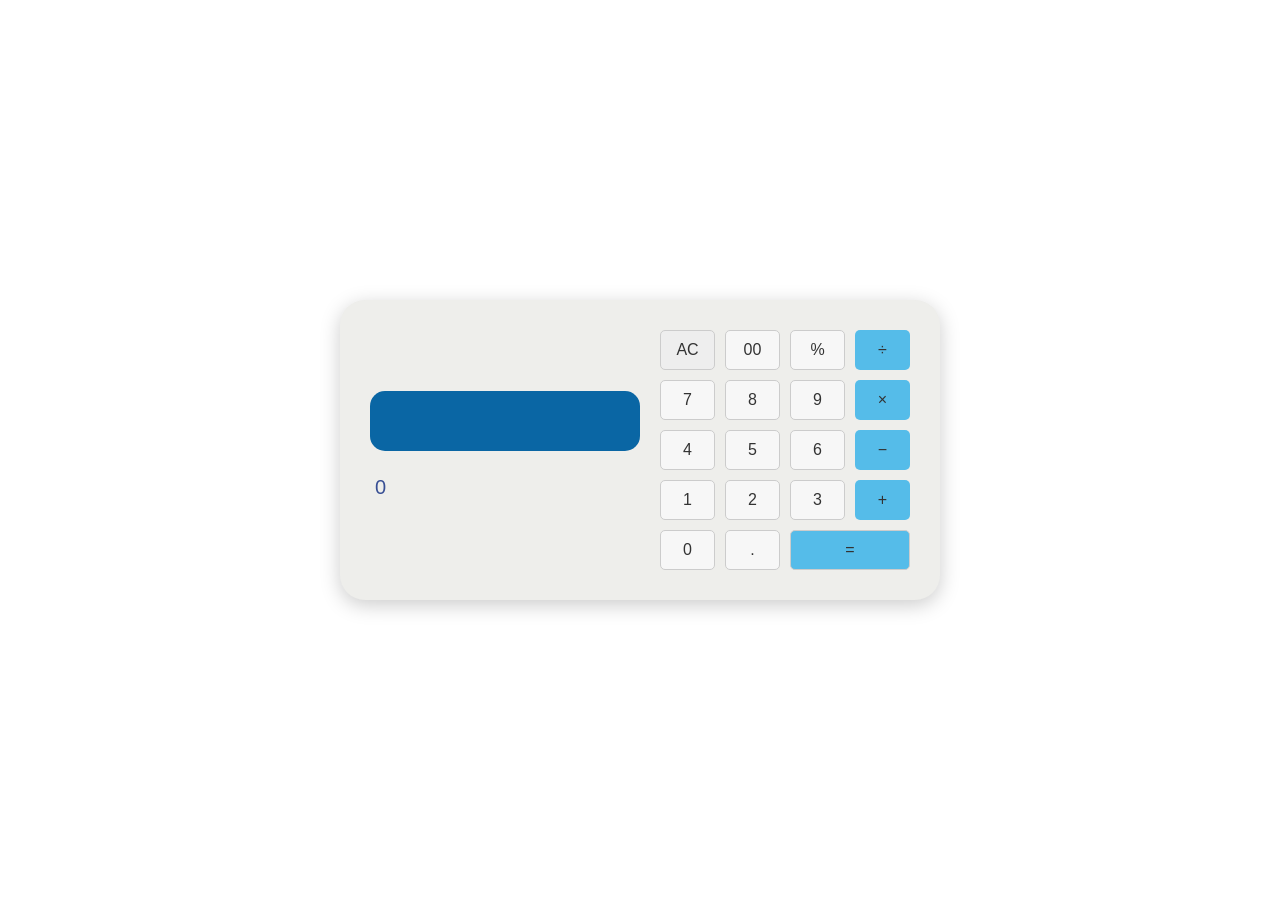
<file: 2026-B221-30177/index.html>
<!DOCTYPE html>
<html lang="en">
<head>
    <meta charset="UTF-8">
    <meta name="viewport" content="width=device-width, initial-scale=1.0">
    <title>My Calculator</title>
    <link rel="stylesheet" href="style.css">
</head>

<body>

    <div class="calculator">

        <div class="display-area">
            <div class="display"></div>
            <div class="result">0</div>
        </div>

        <div class="buttons">
            <button class="clear">AC</button>
            <button>00</button>
            <button>%</button>
            <button class="operator">÷</button>

            <button>7</button>
            <button>8</button>
            <button>9</button>
            <button class="operator">×</button>

            <button>4</button>
            <button>5</button>
            <button>6</button>
            <button class="operator">−</button>

            <button>1</button>
            <button>2</button>
            <button>3</button>
            <button class="operator">+</button>

            <button>0</button>
            <button>.</button>
            <button class="equal">=</button>
        </div>

    </div>

</body>
</html>
</file>
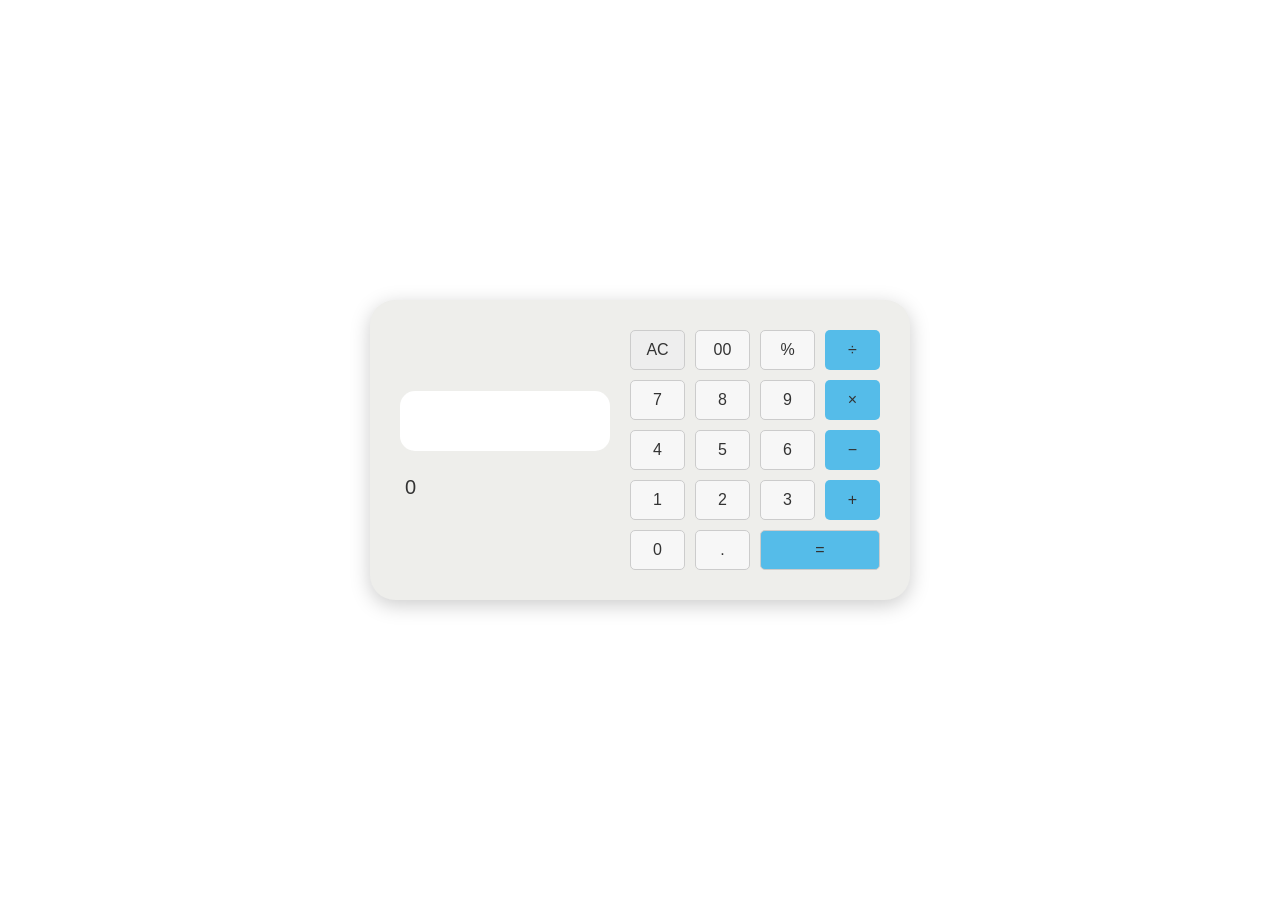
<file: 2026-B221-30177/index.HTML.html>
<!DOCTYPE html>
<html lang="en">
<head>
    <meta charset="UTF-8">
    <meta name="viewport" content="width=device-width, initial-scale=1.0">
    <title>My Calculator</title>

    <style>
        * {
            box-sizing: border-box;
        }

        body {
            margin: 0;
            height: 100vh;
            display: flex;
            justify-content: center;
            align-items: center;
            background-color: white;
            font-family: Arial, sans-serif;
        }

        .calculator {
            width: 540px;
            max-width: 95%;
            padding: 30px;
            display: flex;
            align-items: center;
            gap: 20px;
            background-color: #eeeeeb;
            border-radius: 25px;
            box-shadow: 0 5px 20px #cccccc;
        }

        .display-area {
            flex: 1;
            min-width: 0;
        }

        .display {
            width: 100%;
            height: 60px;
            background-color: #ffffff;
            border-radius: 15px;
            margin-bottom: 15px;
        }

        .result {
            color:#333333;
            font-size: 20px;
            padding: 10px 5px;
        }

        .buttons {
            width: 250px;
            display: grid;
            grid-template-columns: repeat(4, 1fr);
            gap: 10px;
        }

        button {
            height: 40px;
            border: 1px solid #cccccc;
            border-radius: 5px;
            background-color: #f7f7f7;
            color: #333333;
            font-size: 16px;
            cursor: pointer;
        }

        .operator {
            background-color: #55bce9;
            border: none;
        }

        .clear {
            background-color: #eeeeee;
        }

        .equal {
            background-color: #55bce9;
            grid-column: span 2;
        }

        button:hover {
            background-color: #cccccc;
        }

        .operator:hover,
        .equal:hover {
            background-color: #299bd0;
        }

        @media (max-width: 520px) {
            .calculator {
                flex-direction: column;
                padding: 20px;
            }

            .display-area,
            .buttons {
                width: 100%;
            }
        }
    </style>
</head>

<body>

    <div class="calculator">

        <div class="display-area">
            <div class="display"></div>
            <div class="result">0</div>
        </div>

        <div class="buttons">
            <button class="clear">AC</button>
            <button>00</button>
            <button>%</button>
            <button class="operator">÷</button>

            <button>7</button>
            <button>8</button>
            <button>9</button>
            <button class="operator">×</button>

            <button>4</button>
            <button>5</button>
            <button>6</button>
            <button class="operator">−</button>

            <button>1</button>
            <button>2</button>
            <button>3</button>
            <button class="operator">+</button>

            <button>0</button>
            <button>.</button>
            <button class="equal">=</button>
        </div>

    </div>

</body>
</html>
</file>
<file: 2026-B221-30177/style.css>
<style>
        * {
            box-sizing: border-box;
        }

        body {
            margin: 0;
            height: 100vh;
            display: flex;
            justify-content: center;
            align-items: center;
            background-color: white;
            font-family: Arial, sans-serif;
        }

        .calculator {
            width: 540px;
            max-width: 95%;
            padding: 30px;
            display: flex;
            align-items: center;
            gap: 20px;
            background-color: #eeeeeb;
            border-radius: 25px;
            box-shadow: 0 5px 20px #cccccc;
        }

        .display-area {
            flex: 1;
            min-width: 0;
        }

        .display {
            width: 100%;
            height: 60px;
            background-color: #0a66a4;
            border-radius: 15px;
            margin-bottom: 15px;
        }

        .result {
            color: hsl(225, 45%, 40%);
            font-size: 20px;
            padding: 10px 5px;
        }

        .buttons {
            width: 250px;
            display: grid;
            grid-template-columns: repeat(4, 1fr);
            gap: 10px;
        }

        button {
            height: 40px;
            border: 1px solid #cccccc;
            border-radius: 5px;
            background-color: #f7f7f7;
            color: #333333;
            font-size: 16px;
            cursor: pointer;
        }

        .operator {
            background-color: #55bce9;
            border: none;
        }

        .clear {
            background-color: #eeeeee;
        }

        .equal {
            background-color: #55bce9;
            grid-column: span 2;
        }

        button:hover {
            background-color: #cccccc;
        }

        .operator:hover,
        .equal:hover {
            background-color: #299bd0;
        }

        @media (max-width: 520px) {
            .calculator {
                flex-direction: column;
                padding: 20px;
            }

            .display-area,
            .buttons {
                width: 100%;
            }
        }
    </style>
</file>
